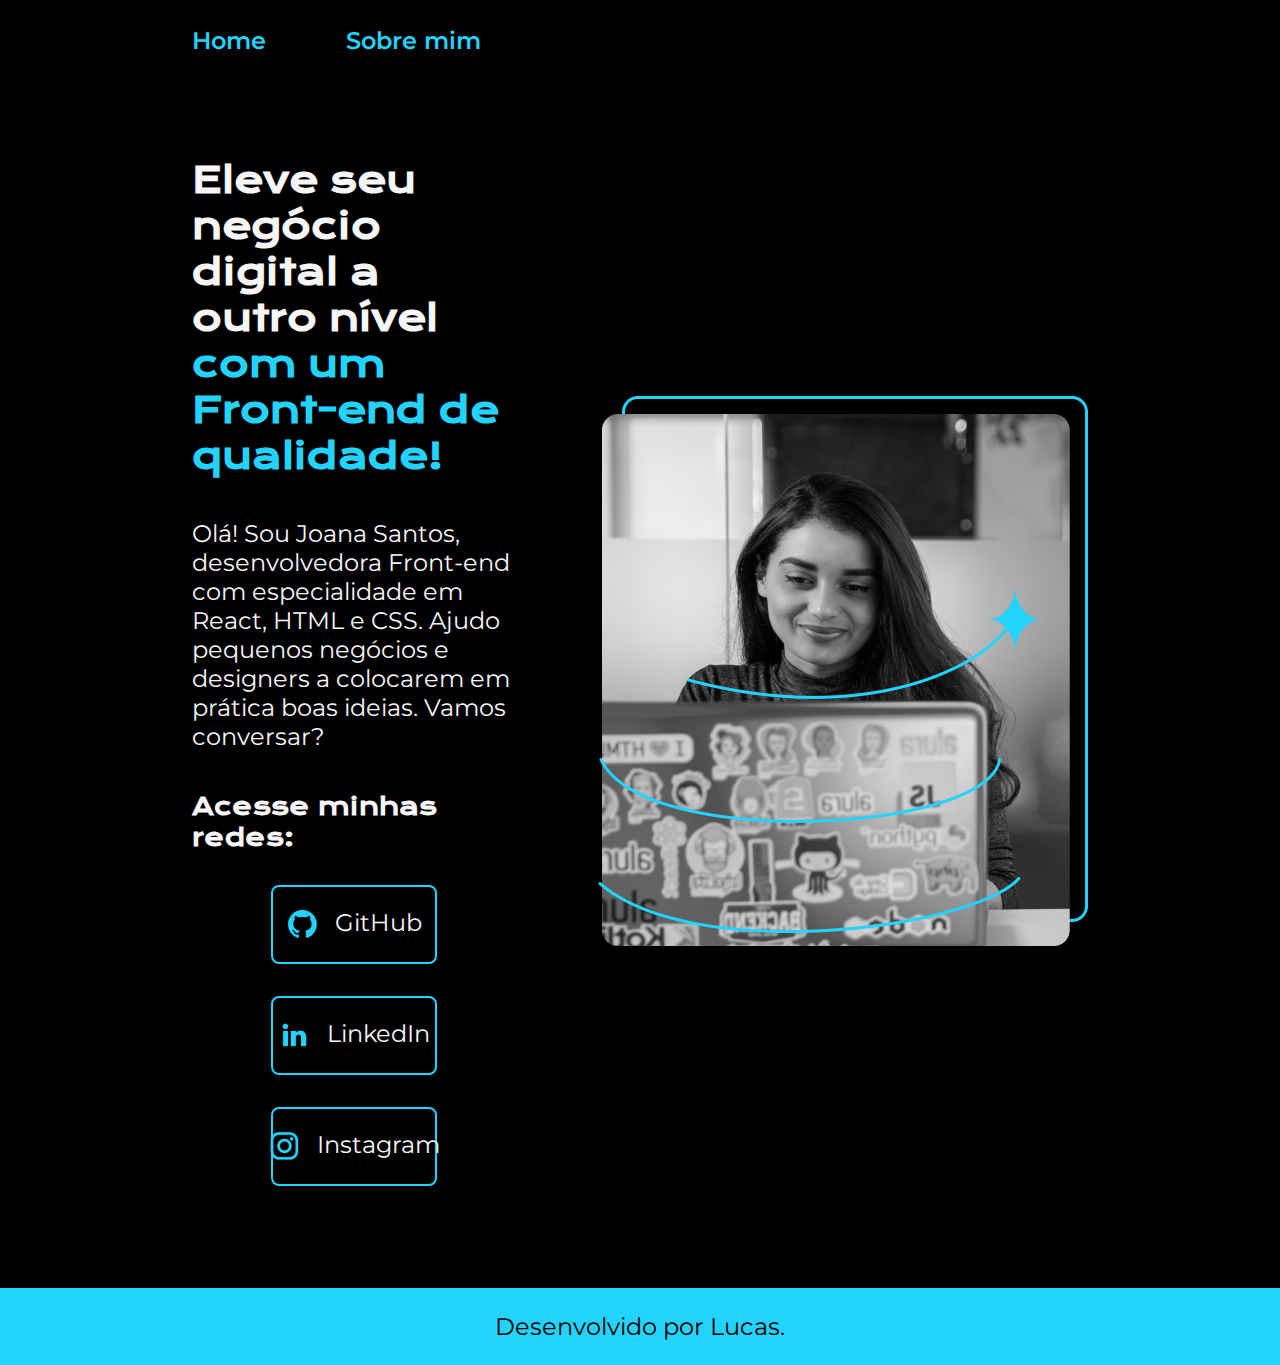
<file: index.html>
<!DOCTYPE html>
<html lang="pt-br">
<head>
    <meta charset="UTF-8">
    <meta http-equiv="X-UA-Compatible" content="IE=edge">
    <meta name="viewport" content="width=device-width, initial-scale=1.0">
    <title>Portfolio</title>
    <link rel="stylesheet" href="./estilos/style.css">
</head>
<body>
    <header class="cabecalho">
        <nav class="cabecalho__menu">
            <a class="cabecalho__menu__link" href="index.html">Home</a>
            <a class="cabecalho__menu__link" href="about.html">Sobre mim</a>
        </nav>
    </header>
    <main class="apresentacao">
        <section class="apresentacao__conteudo">
            <h1 class="apresentacao__conteudo__titulo">Eleve seu negócio digital a outro nível <strong class="titulo-destaque">com um Front-end de qualidade!</strong></h1>
            <p class="apresentacao__conteudo__texto">Olá! Sou Joana Santos, desenvolvedora Front-end com especialidade em React, HTML e CSS. Ajudo pequenos negócios e designers a colocarem em prática boas ideias. Vamos conversar?</p>
            <div class="apresentacao__links"> 
                <h2 class="apresentacao__links__subtitulo">Acesse minhas redes:</h2>
                <a class="apresentacao__links__navegacao" href="https://github.com/zlucaszz11">
                    <img src="./assets/github.png">
                    GitHub
                </a>
                <a class="apresentacao__links__navegacao" href="https://linkedin.com/in/lucas-candido-developer">
                    <img src="./assets/linkedin.png">
                    LinkedIn
                </a>
                <a class="apresentacao__links__navegacao" href="https://instagram.com/iamlucascandido">
                    <img class="apresentacao__imagem" src="./assets/instagram.png">
                    Instagram
                </a>
            </div>
        </section>
        <img src="./assets/imagem.png" alt="foto da joana programando">
    </main>
    <footer class="rodape">
        <p>Desenvolvido por Lucas.</p>
    </footer>
</body>
</html>
</file>
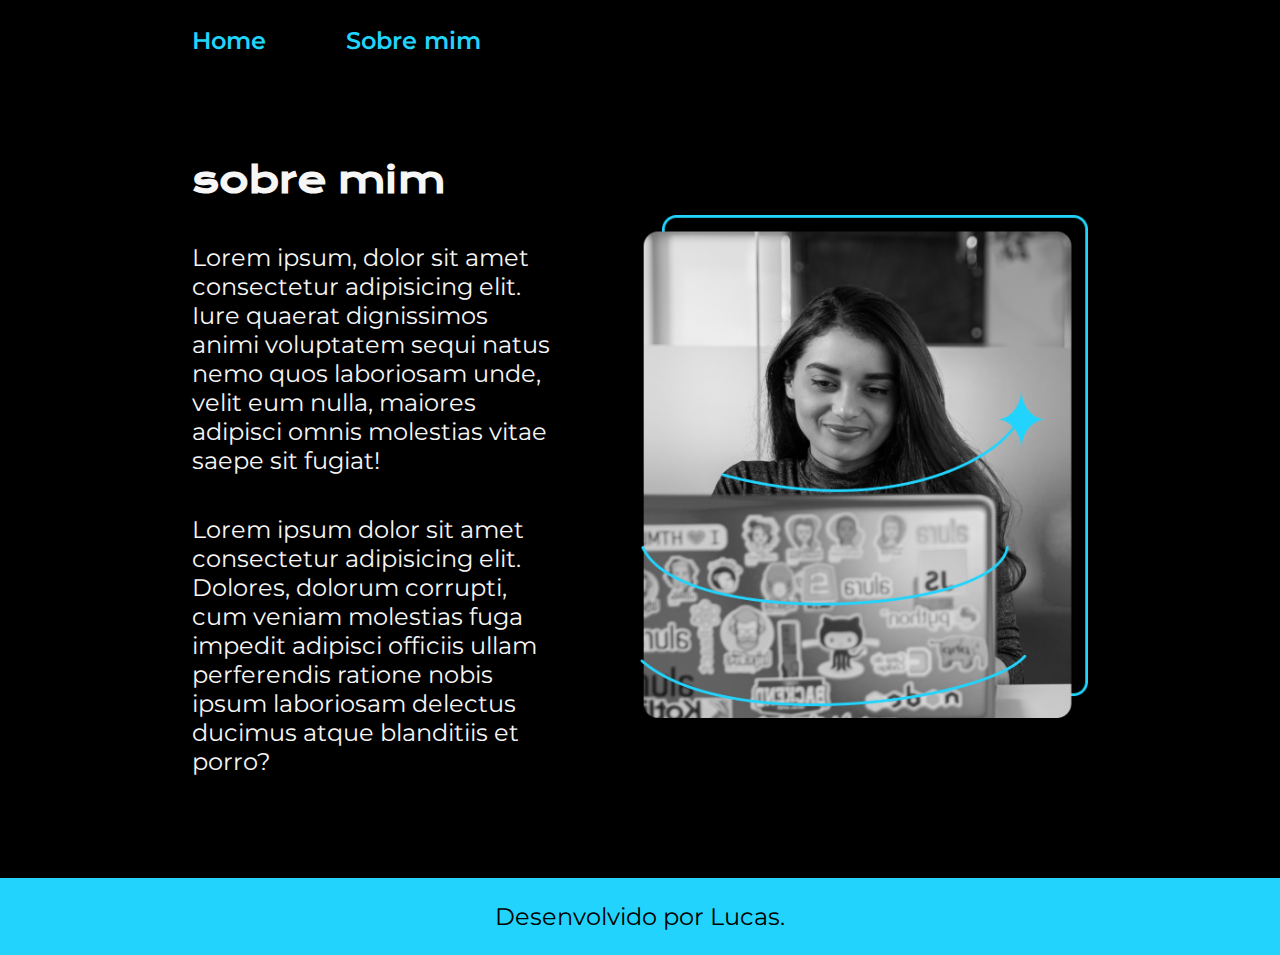
<file: about.html>
<!DOCTYPE html>
<html lang="pt-br">
<head>
    <meta charset="UTF-8">
    <meta name="viewport" content="width=device-width, initial-scale=1.0">
    <title>Sobre Mim</title>
    <link rel="stylesheet" href="./estilos/style.css">
</head>
<body>
    <header class="cabecalho">
        <nav class="cabecalho__menu">
            <a class="cabecalho__menu__link" href="index.html">Home</a>
            <a class="cabecalho__menu__link" href="about.html">Sobre mim</a>
        </nav>
    </header>
    <main class="apresentacao">
        <section class="apresentacao__conteudo">
            <h1 class="apresentacao__conteudo__titulo">sobre mim</h1>
            <p class="apresentacao__conteudo__texto">Lorem ipsum, dolor sit amet consectetur adipisicing elit. Iure quaerat dignissimos animi voluptatem sequi natus nemo quos laboriosam unde, velit eum nulla, maiores adipisci omnis molestias vitae saepe sit fugiat!</p>
            <p class="apresentacao__conteudo__texto">Lorem ipsum dolor sit amet consectetur adipisicing elit. Dolores, dolorum corrupti, cum veniam molestias fuga impedit adipisci officiis ullam perferendis ratione nobis ipsum laboriosam delectus ducimus atque blanditiis et porro?</p>
        </section>
        <img class="apresentacao__imagem" src="./assets/imagem.png" alt="foto da joana programando">
    </main>
    <footer class="rodape">
        <p>Desenvolvido por Lucas.</p>
    </footer>
</body>
</html>
</file>
<file: estilos/style.css>
@import url('https://fonts.googleapis.com/css2?family=Krona+One&family=Montserrat:ital@0;1&display=swap');
@import url('https://fonts.googleapis.com/css2?family=Montserrat:ital,wght@0,600;1,600&display=swap');
:root {
    --cor-principal: #000000;
    --cor-secundaria: #F6F6F6;
    --cor-terciaria: #22D4FD;
    --cor-hover: #272727;
    --font-principal: "Krona One", sans-serif;
    --font-secundaria: "Montserrat", sans-serif;
}
* {
    margin: 0; /*reset css*/
    padding: 0;
}

body {
    /*height: 100vh;*/ /*100% do viewport(da nossa tela)*/
    box-sizing: border-box; /* filho n vai sair do pai(main), vai adaptar as coisa, encolher*/
    background-color: var(--cor-principal);
    color: var(--cor-secundaria);
}
.cabecalho {
    padding: 2% 0 0 15%;
}
.cabecalho__menu {
    display: flex;
    gap: 80px;
}
.cabecalho__menu__link {
    font-family: var(--font-secundaria);
    font-size: 1.5rem;
    font-weight: 600;
    color: var(--cor-terciaria);
    text-decoration: none;
}
.titulo-destaque {
    color: var(--cor-terciaria); /* usando classes*/
}
.apresentacao {
    padding: 8% 15%;
    display: flex;
    align-items: center;
    justify-content: space-between;
    gap: 82px;
}
.apresentacao__conteudo {
    width: 50%;
    /*height: 400px;*/
    display: flex;
    flex-direction: column;
    gap: 40px;
    /*justify-content: space-between;*/ /*nao faz sentido pois estao em coluna e nao em row*/
}
.apresentacao__conteudo__titulo {
    font-size: 2.25rem;
    font-family: var(--font-principal);
}
.apresentacao__conteudo__texto {
    font-size: 1.5rem;
    font-family: var(--font-secundaria);
}
.apresentacao__links {
    display: flex;
    flex-direction: column;
    justify-content: space-between;
    align-items: center;
    gap: 32px;
}
.apresentacao__links__subtitulo {
    font-family: var(--font-principal);
    font-weight: 400px;
    font: 24px;
}
.apresentacao__links__navegacao {
    /* background-color: #22D4FD; */
    display: flex;
    justify-content: center;
    gap: 16px;
    border: 2px solid var(--cor-terciaria);
    width: 50%; /*porcentagens sao relativas a tag pai, nao tira do nada*/
    padding: 21.5px 0px;
    text-align: center;
    border-radius: 8px;
    font-size: 1.5rem;
    font-weight: 600px;
    text-decoration: none;
    color: var(--cor-secundaria);
    font-family: var(--font-secundaria);
}
.apresentacao__links__link:hover {
    background-color: var(--cor-hover);
}
.apresentacao__imagem {
    width: 50%;
}
.rodape {
    padding: 24px;
    color: var(--cor-principal);
    background-color: var(--cor-terciaria);
    text-align: center;
    font-family: var(--font-secundaria);
    font-size: 1.5rem;
    font-weight: 400px;
}
@media (max-width: 1200px) {
    .apresentacao {
        flex-direction: column-reverse;
        padding: 5%;
    }
    .cabecalho {
        padding: 10%;
    }
    .cabecalho__menu {
        justify-content: center;
    }
    .apresentacao__conteudo {
        width: auto;
    }
}
</file>
